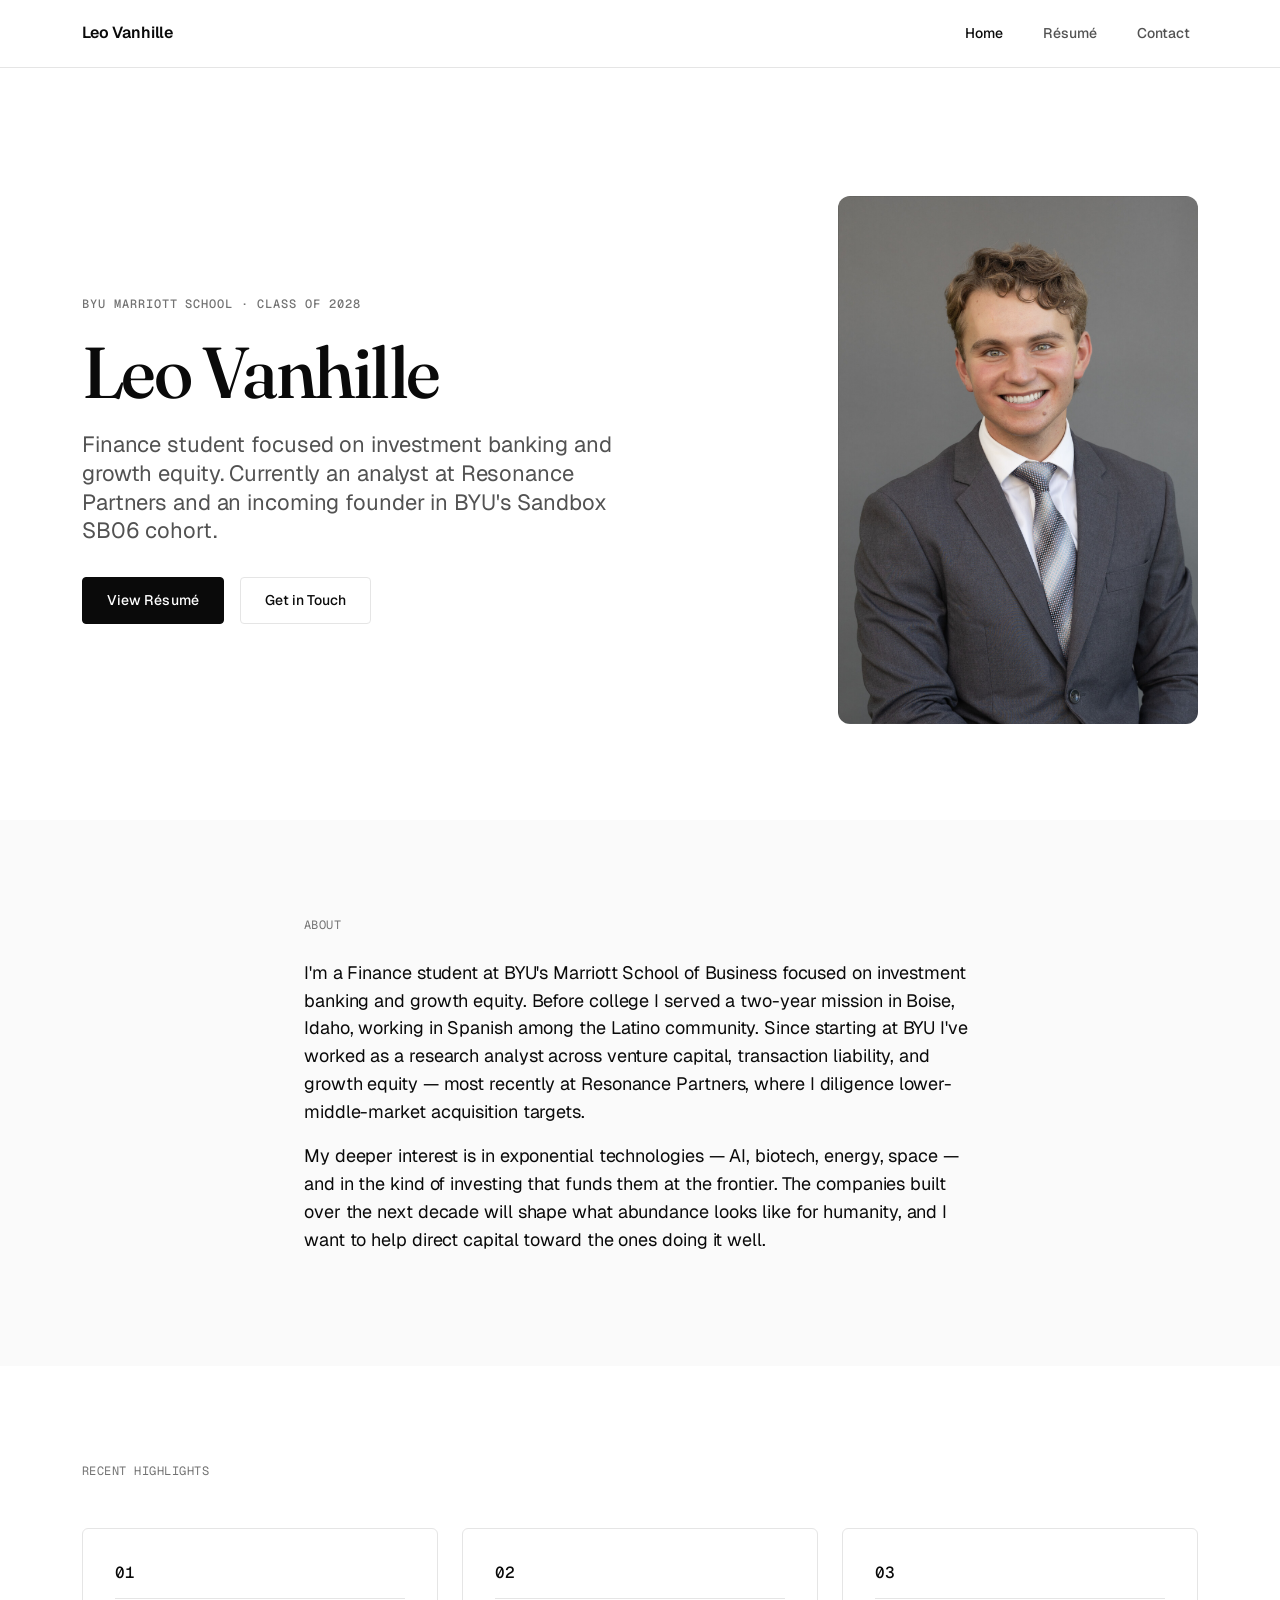
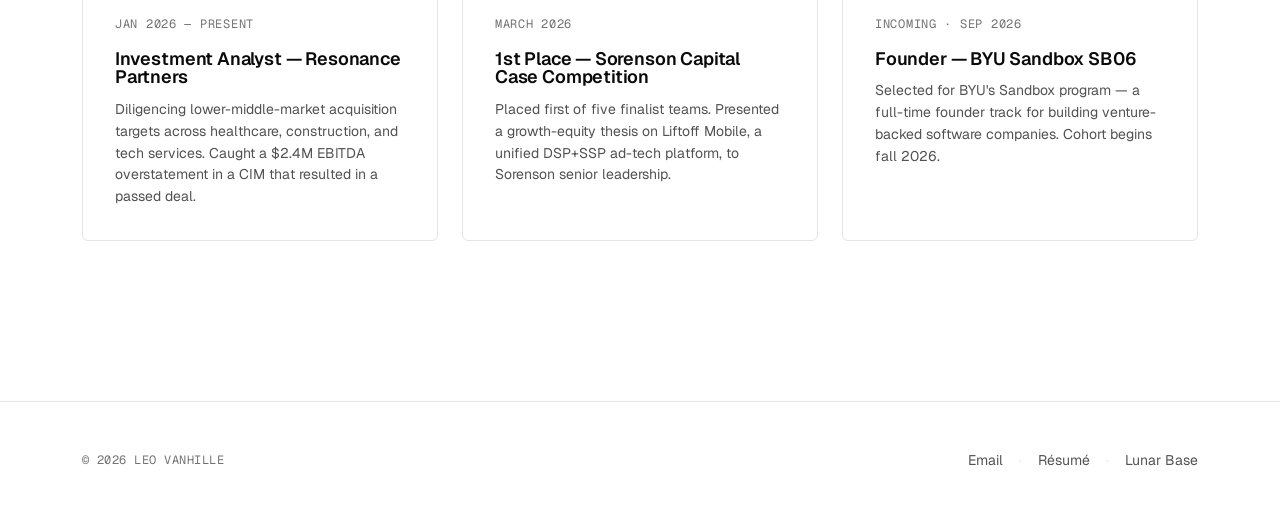
<file: index.html>
<!DOCTYPE html>
<html lang="en">
<head>
  <meta charset="UTF-8">
  <meta name="viewport" content="width=device-width, initial-scale=1.0">
  <title>Leo Vanhille</title>
  <meta name="description" content="Leo Vanhille — Finance student at BYU's Marriott School of Business. Investment banking and growth equity track.">

  <!-- Google Fonts: Geist + Geist Mono + Fraunces (display serif) -->
  <link rel="preconnect" href="https://fonts.googleapis.com">
  <link rel="preconnect" href="https://fonts.gstatic.com" crossorigin>
  <link rel="stylesheet" href="https://fonts.googleapis.com/css2?family=Fraunces:wght@500;600&family=Geist+Mono:wght@400;500&family=Geist:wght@300;400;500;600;700&display=swap">

  <!-- Bootstrap 5 -->
  <link href="https://cdn.jsdelivr.net/npm/bootstrap@5.3.2/dist/css/bootstrap.min.css" rel="stylesheet">

  <!-- Custom overrides -->
  <link rel="stylesheet" href="css/bootstrap-custom.css">
</head>
<body>

  <!-- Nav -->
  <nav class="navbar navbar-expand-md navbar-custom sticky-top">
    <div class="container">
      <a class="navbar-brand" href="index.html">Leo Vanhille</a>
      <button class="navbar-toggler" type="button" data-bs-toggle="collapse"
              data-bs-target="#navMenu" aria-controls="navMenu"
              aria-expanded="false" aria-label="Toggle navigation">
        <span class="navbar-toggler-icon"></span>
      </button>
      <div class="collapse navbar-collapse justify-content-end" id="navMenu">
        <ul class="navbar-nav">
          <li class="nav-item"><a class="nav-link active" href="index.html">Home</a></li>
          <li class="nav-item"><a class="nav-link" href="resume.html">Résumé</a></li>
          <li class="nav-item"><a class="nav-link" href="mailto:ja.le.vanhille@gmail.com">Contact</a></li>
        </ul>
      </div>
    </div>
  </nav>

  <!-- Hero -->
  <header class="hero">
    <div class="container">
      <div class="row align-items-center g-5">
        <div class="col-md-7">
          <p class="hero-eyebrow fade-up-1">BYU Marriott School · Class of 2028</p>
          <h1 class="hero-title fade-up-2">Leo Vanhille</h1>
          <p class="hero-subtitle fade-up-3">
            Finance student focused on investment banking and growth equity. Currently
            an analyst at Resonance Partners and an incoming founder in BYU's Sandbox
            SB06 cohort.
          </p>
          <div class="d-flex gap-3 flex-wrap fade-up-4">
            <a href="resume.html" class="btn-minimal">View Résumé</a>
            <a href="mailto:ja.le.vanhille@gmail.com" class="btn-minimal-outline">Get in Touch</a>
          </div>
        </div>
        <div class="col-md-5 text-md-end">
          <img src="img/leo-headshot.png"
               alt="Leo Vanhille"
               class="hero-portrait fade-up">
        </div>
      </div>
    </div>
  </header>

  <!-- About -->
  <section class="section section-alt">
    <div class="container container-narrow">
      <p class="text-mono mb-4">About</p>
      <p class="about-text">
        I'm a Finance student at BYU's Marriott School of Business focused on
        investment banking and growth equity. Before college I served a two-year
        mission in Boise, Idaho, working in Spanish among the Latino community.
        Since starting at BYU I've worked as a research analyst across venture
        capital, transaction liability, and growth equity — most recently at
        Resonance Partners, where I diligence lower-middle-market acquisition
        targets.
      </p>
      <p class="about-text">
        My deeper interest is in exponential technologies — AI, biotech, energy,
        space — and in the kind of investing that funds them at the frontier. The
        companies built over the next decade will shape what abundance looks like
        for humanity, and I want to help direct capital toward the ones doing it
        well.
      </p>
    </div>
  </section>

  <!-- Highlights -->
  <section class="section">
    <div class="container">
      <p class="text-mono mb-5">Recent Highlights</p>
      <div class="row g-4">

        <div class="col-md-4">
          <div class="highlight-card">
            <div class="highlight-number">01</div>
            <div class="highlight-divider"></div>
            <p class="meta">Jan 2026 — Present</p>
            <h3>Investment Analyst — Resonance Partners</h3>
            <p>
              Diligencing lower-middle-market acquisition targets across healthcare,
              construction, and tech services. Caught a $2.4M EBITDA overstatement
              in a CIM that resulted in a passed deal.
            </p>
          </div>
        </div>

        <div class="col-md-4">
          <div class="highlight-card">
            <div class="highlight-number">02</div>
            <div class="highlight-divider"></div>
            <p class="meta">March 2026</p>
            <h3>1st Place — Sorenson Capital Case Competition</h3>
            <p>
              Placed first of five finalist teams. Presented a growth-equity thesis
              on Liftoff Mobile, a unified DSP+SSP ad-tech platform, to Sorenson
              senior leadership.
            </p>
          </div>
        </div>

        <div class="col-md-4">
          <div class="highlight-card">
            <div class="highlight-number">03</div>
            <div class="highlight-divider"></div>
            <p class="meta">Incoming · Sep 2026</p>
            <h3>Founder — BYU Sandbox SB06</h3>
            <p>
              Selected for BYU's Sandbox program — a full-time founder track for
              building venture-backed software companies. Cohort begins fall 2026.
            </p>
          </div>
        </div>

      </div>
    </div>
  </section>

  <!-- Footer -->
  <footer class="footer-custom">
    <div class="container">
      <div class="d-flex justify-content-between flex-wrap gap-3 align-items-center">
        <div class="text-mono">© 2026 Leo Vanhille</div>
        <div>
          <a href="mailto:ja.le.vanhille@gmail.com">Email</a>
          <span class="footer-divider">·</span>
          <a href="resume.html">Résumé</a>
          <span class="footer-divider">·</span>
          <a href="webapp.html">Lunar Base</a>
        </div>
      </div>
    </div>
  </footer>

  <!-- Bootstrap JS -->
  <script src="https://cdn.jsdelivr.net/npm/bootstrap@5.3.2/dist/js/bootstrap.bundle.min.js"></script>
</body>
</html>
</file>
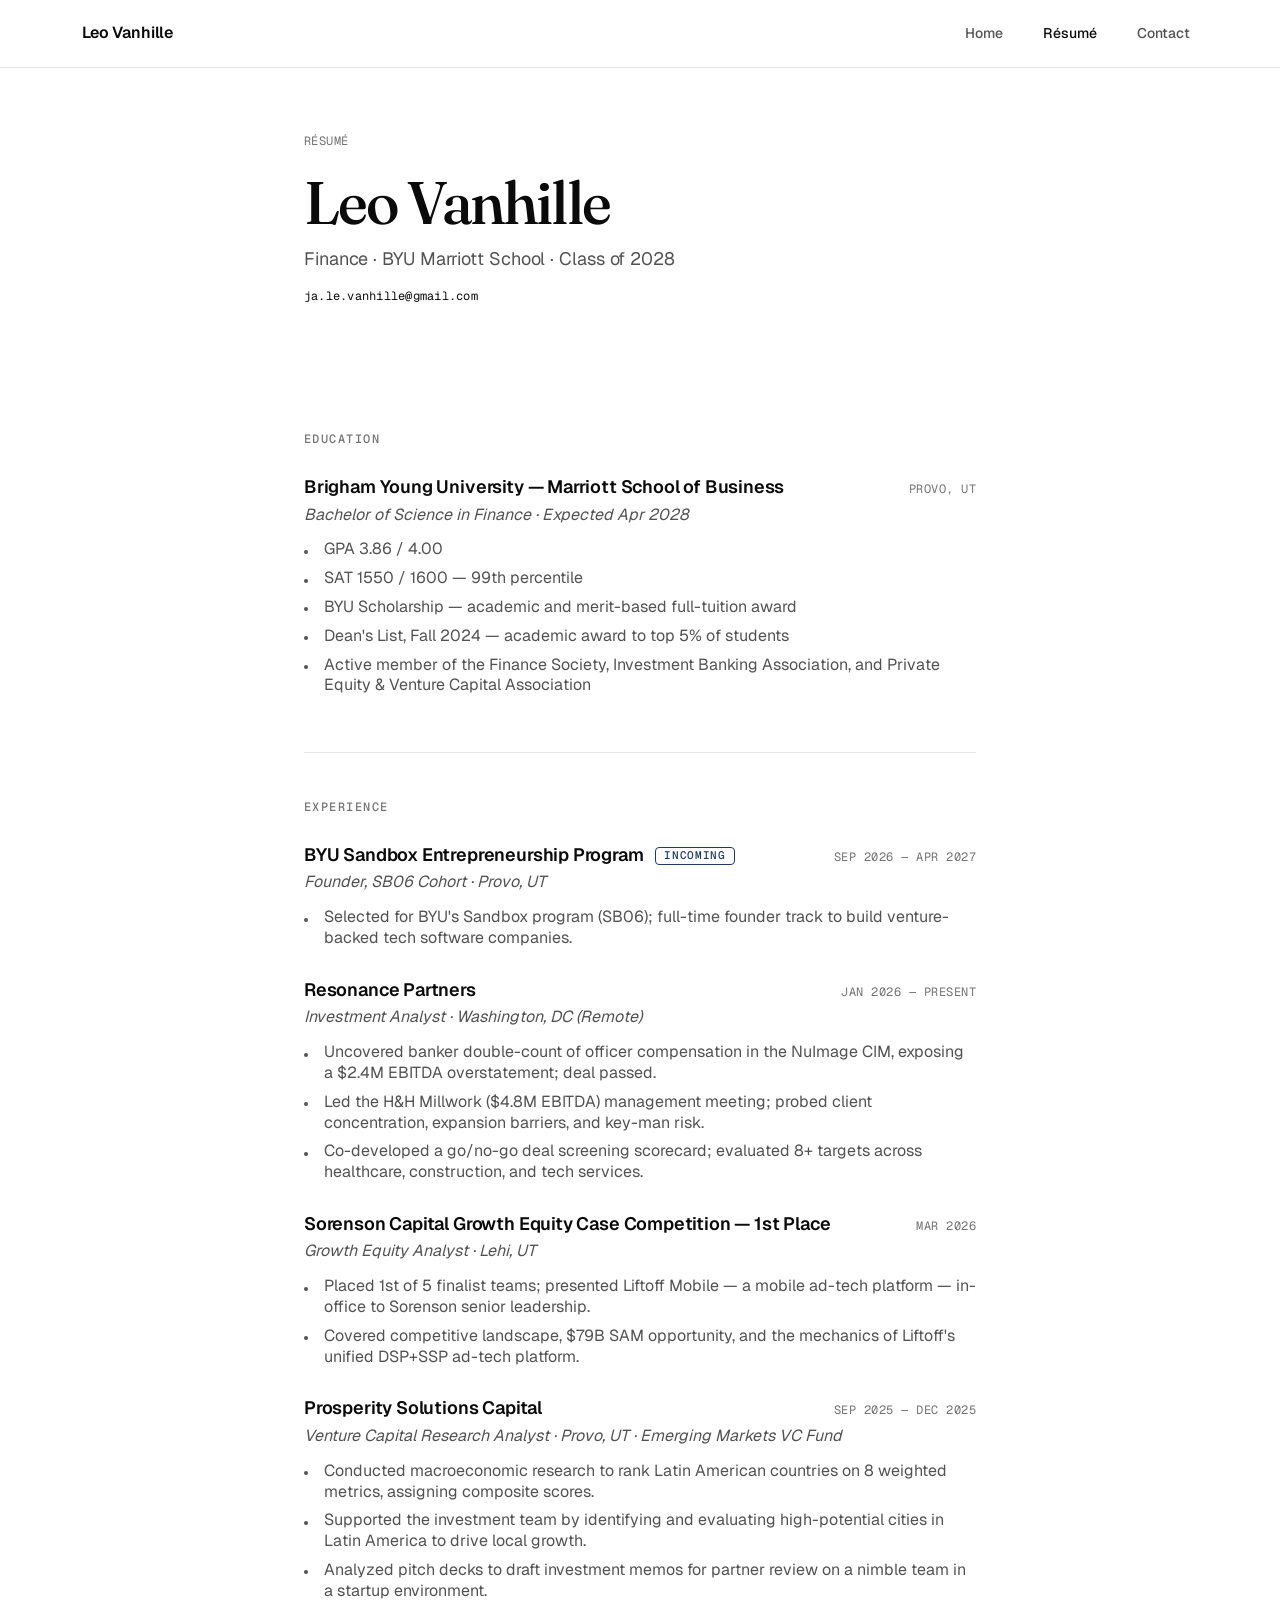
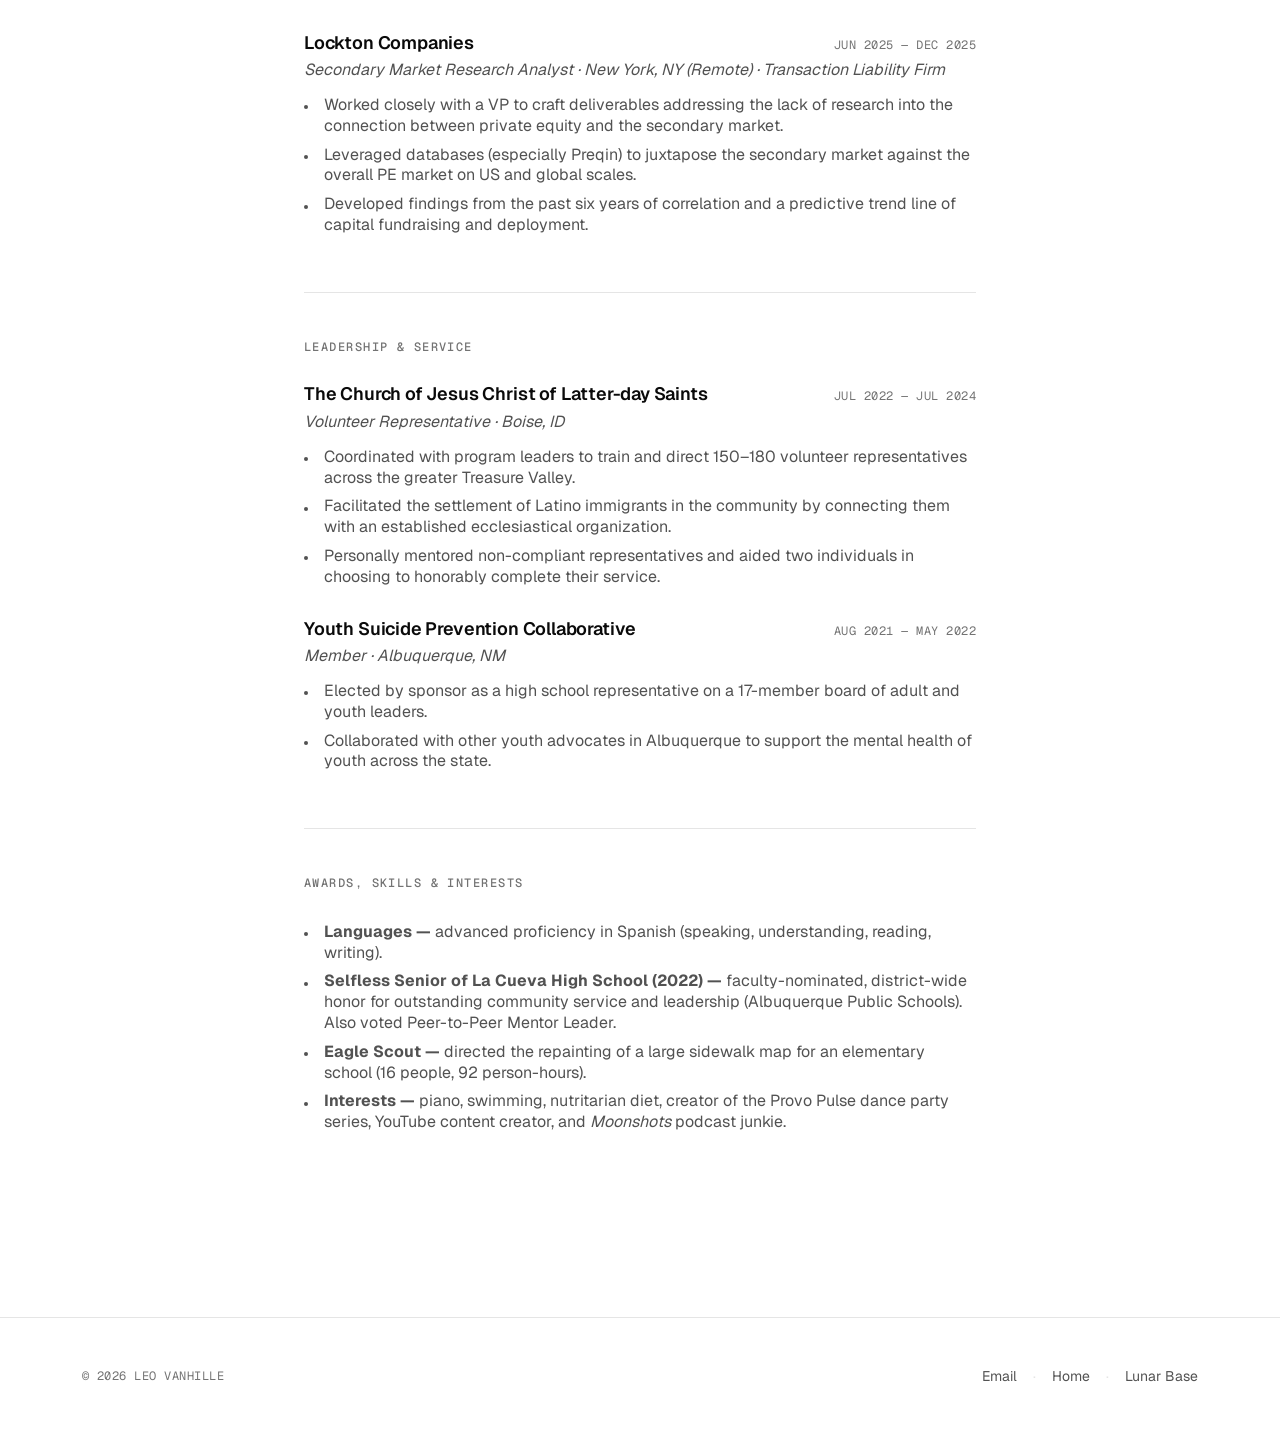
<file: resume.html>
<!DOCTYPE html>
<html lang="en">
<head>
  <meta charset="UTF-8">
  <meta name="viewport" content="width=device-width, initial-scale=1.0">
  <title>Résumé — Leo Vanhille</title>
  <meta name="description" content="Leo Vanhille — Résumé. Finance student at BYU's Marriott School of Business. Investment banking, growth equity, and venture capital experience.">

  <!-- Google Fonts: Geist + Geist Mono + Fraunces -->
  <link rel="preconnect" href="https://fonts.googleapis.com">
  <link rel="preconnect" href="https://fonts.gstatic.com" crossorigin>
  <link rel="stylesheet" href="https://fonts.googleapis.com/css2?family=Fraunces:wght@500;600&family=Geist+Mono:wght@400;500&family=Geist:wght@300;400;500;600;700&display=swap">

  <!-- Bootstrap 5 -->
  <link href="https://cdn.jsdelivr.net/npm/bootstrap@5.3.2/dist/css/bootstrap.min.css" rel="stylesheet">

  <!-- Custom overrides -->
  <link rel="stylesheet" href="css/bootstrap-custom.css">
</head>
<body>

  <!-- Nav -->
  <nav class="navbar navbar-expand-md navbar-custom sticky-top">
    <div class="container">
      <a class="navbar-brand" href="index.html">Leo Vanhille</a>
      <button class="navbar-toggler" type="button" data-bs-toggle="collapse"
              data-bs-target="#navMenu" aria-controls="navMenu"
              aria-expanded="false" aria-label="Toggle navigation">
        <span class="navbar-toggler-icon"></span>
      </button>
      <div class="collapse navbar-collapse justify-content-end" id="navMenu">
        <ul class="navbar-nav">
          <li class="nav-item"><a class="nav-link" href="index.html">Home</a></li>
          <li class="nav-item"><a class="nav-link active" href="resume.html">Résumé</a></li>
          <li class="nav-item"><a class="nav-link" href="mailto:ja.le.vanhille@gmail.com">Contact</a></li>
        </ul>
      </div>
    </div>
  </nav>

  <!-- Header -->
  <header class="section-tight">
    <div class="container container-narrow">
      <p class="text-mono mb-4 fade-up-1">Résumé</p>
      <h1 class="hero-title fade-up-2" style="font-size: clamp(2.5rem, 5vw, 3.75rem); margin-bottom: var(--space-4);">
        Leo Vanhille
      </h1>
      <p class="hero-subtitle fade-up-3" style="font-size: var(--text-lg); margin-bottom: var(--space-4);">
        Finance · BYU Marriott School · Class of 2028
      </p>
      <p class="text-mono fade-up-4" style="text-transform: none; letter-spacing: 0.02em;">
        <a href="mailto:ja.le.vanhille@gmail.com">ja.le.vanhille@gmail.com</a>
      </p>
    </div>
  </header>

  <!-- Resume body -->
  <main class="container container-narrow" style="padding-bottom: var(--space-16);">

    <!-- ========== EDUCATION ========== -->
    <section class="resume-section">
      <h2 class="resume-section-header">Education</h2>

      <div class="resume-entry">
        <div class="resume-entry-header">
          <h3 class="resume-entry-title">Brigham Young University — Marriott School of Business</h3>
          <span class="resume-entry-date">Provo, UT</span>
        </div>
        <p class="resume-entry-subtitle">Bachelor of Science in Finance · Expected Apr 2028</p>
        <ul class="resume-entry-bullets">
          <li>GPA 3.86 / 4.00</li>
          <li>SAT 1550 / 1600 — 99th percentile</li>
          <li>BYU Scholarship — academic and merit-based full-tuition award</li>
          <li>Dean's List, Fall 2024 — academic award to top 5% of students</li>
          <li>Active member of the Finance Society, Investment Banking Association, and Private Equity &amp; Venture Capital Association</li>
        </ul>
      </div>
    </section>

    <!-- ========== EXPERIENCE ========== -->
    <section class="resume-section">
      <h2 class="resume-section-header">Experience</h2>

      <!-- Sandbox (incoming) -->
      <div class="resume-entry">
        <div class="resume-entry-header">
          <h3 class="resume-entry-title">
            BYU Sandbox Entrepreneurship Program
            <span class="incoming-badge">Incoming</span>
          </h3>
          <span class="resume-entry-date">Sep 2026 — Apr 2027</span>
        </div>
        <p class="resume-entry-subtitle">Founder, SB06 Cohort · Provo, UT</p>
        <ul class="resume-entry-bullets">
          <li>Selected for BYU's Sandbox program (SB06); full-time founder track to build venture-backed tech software companies.</li>
        </ul>
      </div>

      <!-- Resonance Partners -->
      <div class="resume-entry">
        <div class="resume-entry-header">
          <h3 class="resume-entry-title">Resonance Partners</h3>
          <span class="resume-entry-date">Jan 2026 — Present</span>
        </div>
        <p class="resume-entry-subtitle">Investment Analyst · Washington, DC (Remote)</p>
        <ul class="resume-entry-bullets">
          <li>Uncovered banker double-count of officer compensation in the NuImage CIM, exposing a $2.4M EBITDA overstatement; deal passed.</li>
          <li>Led the H&amp;H Millwork ($4.8M EBITDA) management meeting; probed client concentration, expansion barriers, and key-man risk.</li>
          <li>Co-developed a go/no-go deal screening scorecard; evaluated 8+ targets across healthcare, construction, and tech services.</li>
        </ul>
      </div>

      <!-- Sorenson Capital Case Competition -->
      <div class="resume-entry">
        <div class="resume-entry-header">
          <h3 class="resume-entry-title">Sorenson Capital Growth Equity Case Competition — 1st Place</h3>
          <span class="resume-entry-date">Mar 2026</span>
        </div>
        <p class="resume-entry-subtitle">Growth Equity Analyst · Lehi, UT</p>
        <ul class="resume-entry-bullets">
          <li>Placed 1st of 5 finalist teams; presented Liftoff Mobile — a mobile ad-tech platform — in-office to Sorenson senior leadership.</li>
          <li>Covered competitive landscape, $79B SAM opportunity, and the mechanics of Liftoff's unified DSP+SSP ad-tech platform.</li>
        </ul>
      </div>

      <!-- Prosperity Solutions Capital -->
      <div class="resume-entry">
        <div class="resume-entry-header">
          <h3 class="resume-entry-title">Prosperity Solutions Capital</h3>
          <span class="resume-entry-date">Sep 2025 — Dec 2025</span>
        </div>
        <p class="resume-entry-subtitle">Venture Capital Research Analyst · Provo, UT · <em>Emerging Markets VC Fund</em></p>
        <ul class="resume-entry-bullets">
          <li>Conducted macroeconomic research to rank Latin American countries on 8 weighted metrics, assigning composite scores.</li>
          <li>Supported the investment team by identifying and evaluating high-potential cities in Latin America to drive local growth.</li>
          <li>Analyzed pitch decks to draft investment memos for partner review on a nimble team in a startup environment.</li>
        </ul>
      </div>

      <!-- Lockton Companies -->
      <div class="resume-entry">
        <div class="resume-entry-header">
          <h3 class="resume-entry-title">Lockton Companies</h3>
          <span class="resume-entry-date">Jun 2025 — Dec 2025</span>
        </div>
        <p class="resume-entry-subtitle">Secondary Market Research Analyst · New York, NY (Remote) · <em>Transaction Liability Firm</em></p>
        <ul class="resume-entry-bullets">
          <li>Worked closely with a VP to craft deliverables addressing the lack of research into the connection between private equity and the secondary market.</li>
          <li>Leveraged databases (especially Preqin) to juxtapose the secondary market against the overall PE market on US and global scales.</li>
          <li>Developed findings from the past six years of correlation and a predictive trend line of capital fundraising and deployment.</li>
        </ul>
      </div>
    </section>

    <!-- ========== LEADERSHIP & SERVICE ========== -->
    <section class="resume-section">
      <h2 class="resume-section-header">Leadership &amp; Service</h2>

      <!-- LDS Mission -->
      <div class="resume-entry">
        <div class="resume-entry-header">
          <h3 class="resume-entry-title">The Church of Jesus Christ of Latter-day Saints</h3>
          <span class="resume-entry-date">Jul 2022 — Jul 2024</span>
        </div>
        <p class="resume-entry-subtitle">Volunteer Representative · Boise, ID</p>
        <ul class="resume-entry-bullets">
          <li>Coordinated with program leaders to train and direct 150–180 volunteer representatives across the greater Treasure Valley.</li>
          <li>Facilitated the settlement of Latino immigrants in the community by connecting them with an established ecclesiastical organization.</li>
          <li>Personally mentored non-compliant representatives and aided two individuals in choosing to honorably complete their service.</li>
        </ul>
      </div>

      <!-- Youth Suicide Prevention -->
      <div class="resume-entry">
        <div class="resume-entry-header">
          <h3 class="resume-entry-title">Youth Suicide Prevention Collaborative</h3>
          <span class="resume-entry-date">Aug 2021 — May 2022</span>
        </div>
        <p class="resume-entry-subtitle">Member · Albuquerque, NM</p>
        <ul class="resume-entry-bullets">
          <li>Elected by sponsor as a high school representative on a 17-member board of adult and youth leaders.</li>
          <li>Collaborated with other youth advocates in Albuquerque to support the mental health of youth across the state.</li>
        </ul>
      </div>
    </section>

    <!-- ========== AWARDS, SKILLS & INTERESTS ========== -->
    <section class="resume-section">
      <h2 class="resume-section-header">Awards, Skills &amp; Interests</h2>

      <ul class="resume-entry-bullets">
        <li><strong>Languages —</strong> advanced proficiency in Spanish (speaking, understanding, reading, writing).</li>
        <li><strong>Selfless Senior of La Cueva High School (2022) —</strong> faculty-nominated, district-wide honor for outstanding community service and leadership (Albuquerque Public Schools). Also voted Peer-to-Peer Mentor Leader.</li>
        <li><strong>Eagle Scout —</strong> directed the repainting of a large sidewalk map for an elementary school (16 people, 92 person-hours).</li>
        <li><strong>Interests —</strong> piano, swimming, nutritarian diet, creator of the Provo Pulse dance party series, YouTube content creator, and <em>Moonshots</em> podcast junkie.</li>
      </ul>
    </section>

  </main>

  <!-- Footer -->
  <footer class="footer-custom">
    <div class="container">
      <div class="d-flex justify-content-between flex-wrap gap-3 align-items-center">
        <div class="text-mono">© 2026 Leo Vanhille</div>
        <div>
          <a href="mailto:ja.le.vanhille@gmail.com">Email</a>
          <span class="footer-divider">·</span>
          <a href="index.html">Home</a>
          <span class="footer-divider">·</span>
          <a href="webapp.html">Lunar Base</a>
        </div>
      </div>
    </div>
  </footer>

  <!-- Bootstrap JS -->
  <script src="https://cdn.jsdelivr.net/npm/bootstrap@5.3.2/dist/js/bootstrap.bundle.min.js"></script>
</body>
</html>
</file>
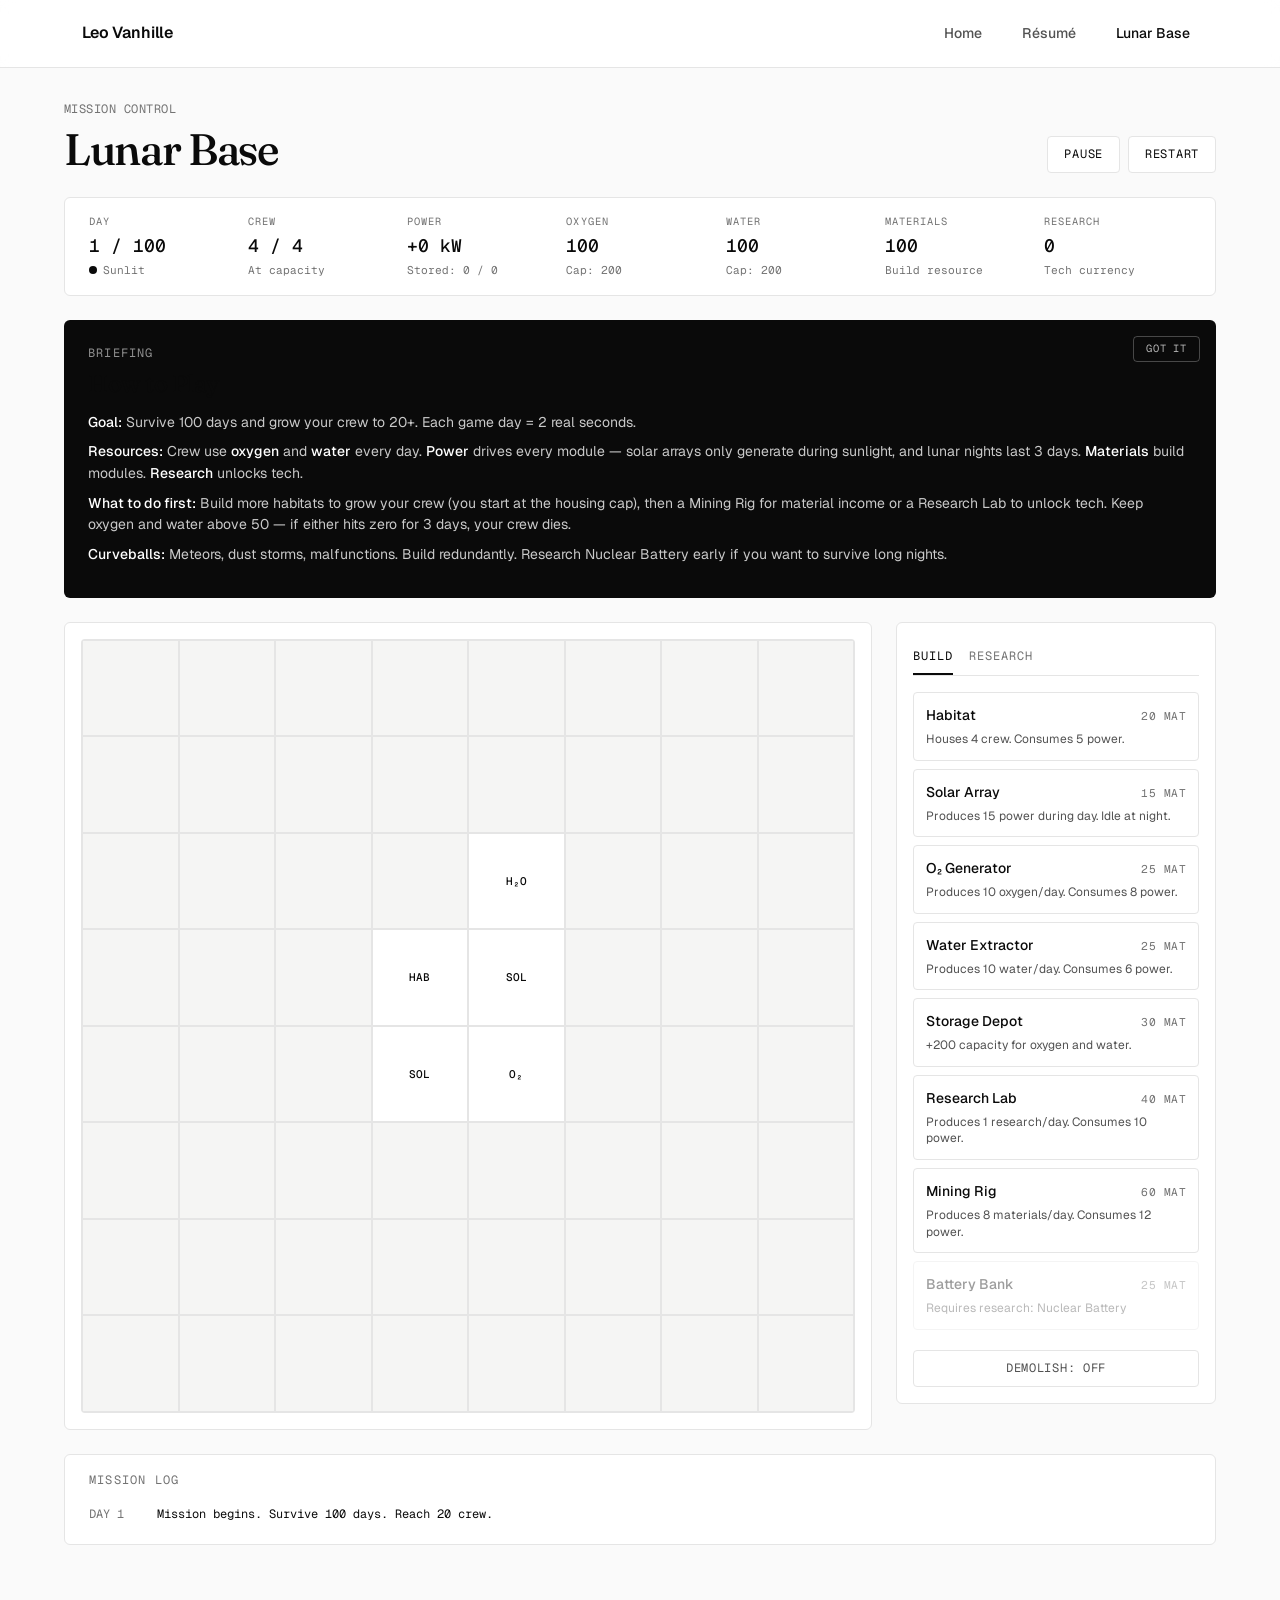
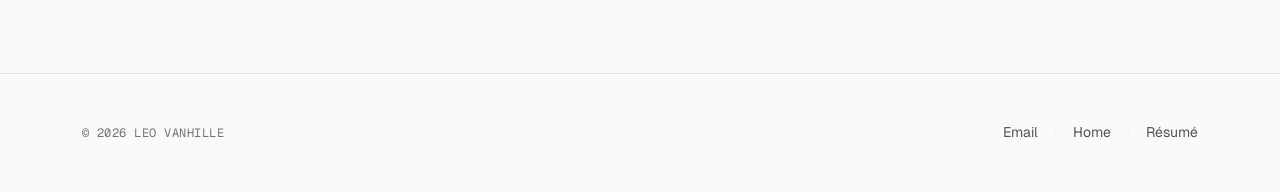
<file: webapp.html>
<!DOCTYPE html>
<html lang="en">
<head>
  <meta charset="UTF-8">
  <meta name="viewport" content="width=device-width, initial-scale=1.0">
  <title>Lunar Base — Leo Vanhille</title>
  <meta name="description" content="A lunar colony survival simulation. Build, research, and survive on the Moon for 100 days.">

  <!-- Google Fonts: Geist + Geist Mono + Fraunces -->
  <link rel="preconnect" href="https://fonts.googleapis.com">
  <link rel="preconnect" href="https://fonts.gstatic.com" crossorigin>
  <link rel="stylesheet" href="https://fonts.googleapis.com/css2?family=Fraunces:wght@500;600&family=Geist+Mono:wght@400;500&family=Geist:wght@300;400;500;600;700&display=swap">

  <!-- Bootstrap 5 -->
  <link href="https://cdn.jsdelivr.net/npm/bootstrap@5.3.2/dist/css/bootstrap.min.css" rel="stylesheet">

  <!-- Site design system -->
  <link rel="stylesheet" href="css/bootstrap-custom.css">

  <style>
    /* =============================================================
       Lunar Base — webapp-specific styles
       Layered on top of bootstrap-custom.css
       ============================================================= */

    body { background: var(--color-bg-alt); }

    .game-shell {
      max-width: 1200px;
      margin: 0 auto;
      padding: var(--space-8) var(--space-6) var(--space-16);
    }

    /* ---- Header ---- */
    .game-header {
      display: flex;
      justify-content: space-between;
      align-items: flex-end;
      flex-wrap: wrap;
      gap: var(--space-4);
      margin-bottom: var(--space-6);
    }

    .game-title {
      font-family: var(--font-display);
      font-size: clamp(2rem, 4vw, 2.75rem);
      font-weight: 500;
      letter-spacing: -0.03em;
      margin: var(--space-2) 0 0;
    }

    .game-controls { display: flex; gap: var(--space-2); }

    .game-control-btn {
      background: var(--color-bg);
      border: 1px solid var(--color-border);
      border-radius: var(--radius-sm);
      padding: var(--space-2) var(--space-4);
      font-family: var(--font-mono);
      font-size: var(--text-xs);
      letter-spacing: 0.06em;
      text-transform: uppercase;
      color: var(--color-text);
      cursor: pointer;
      transition: border-color 0.1s, background 0.1s, color 0.1s;
    }
    .game-control-btn:hover { border-color: var(--color-text); }
    .game-control-btn.active { background: var(--color-text); color: var(--color-bg); border-color: var(--color-text); }

    /* ---- HUD ---- */
    .hud {
      display: grid;
      grid-template-columns: repeat(auto-fit, minmax(140px, 1fr));
      gap: var(--space-3);
      padding: var(--space-4) var(--space-6);
      background: var(--color-bg);
      border: var(--border-thin);
      border-radius: var(--radius);
      margin-bottom: var(--space-6);
    }

    .hud-stat { display: flex; flex-direction: column; gap: 2px; }

    .hud-stat-label {
      font-family: var(--font-mono);
      font-size: 0.65rem;
      letter-spacing: 0.1em;
      text-transform: uppercase;
      color: var(--color-text-subtle);
    }

    .hud-stat-value {
      font-family: var(--font-mono);
      font-size: var(--text-lg);
      font-weight: 500;
      color: var(--color-text);
      font-variant-numeric: tabular-nums;
    }

    .hud-stat-delta {
      font-family: var(--font-mono);
      font-size: 0.7rem;
      color: var(--color-text-subtle);
    }

    .hud-stat-warning { color: #b91c1c !important; }

    .time-indicator { display: flex; align-items: center; gap: 6px; }
    .time-dot { width: 8px; height: 8px; border-radius: 50%; background: var(--color-text); }
    .time-dot.night { background: #94a3b8; }

    /* ---- Game layout ---- */
    .game-layout {
      display: grid;
      grid-template-columns: 1fr 320px;
      gap: var(--space-6);
    }

    @media (max-width: 900px) {
      .game-layout { grid-template-columns: 1fr; }
    }

    .grid-panel {
      background: var(--color-bg);
      border: var(--border-thin);
      border-radius: var(--radius);
      padding: var(--space-4);
      aspect-ratio: 1;
      display: flex;
      align-items: center;
      justify-content: center;
    }

    .lunar-grid {
      width: 100%;
      height: 100%;
      display: grid;
      grid-template-columns: repeat(8, 1fr);
      grid-template-rows: repeat(8, 1fr);
      gap: 2px;
      background: var(--color-border);
      padding: 2px;
      border-radius: var(--radius-sm);
    }

    .grid-cell {
      background: #f5f5f4;
      cursor: default;
      transition: background 0.1s;
      display: flex;
      align-items: center;
      justify-content: center;
      position: relative;
      font-family: var(--font-mono);
      font-size: 11px;
      font-weight: 500;
      color: var(--color-text);
      user-select: none;
    }

    .grid-cell.placeable { cursor: pointer; }
    .grid-cell.placeable:hover { background: #e7e5e4; outline: 1px dashed var(--color-text); outline-offset: -2px; }

    .grid-cell.demolish-mode.occupied { cursor: pointer; }
    .grid-cell.demolish-mode.occupied:hover { background: #fee2e2; }

    .grid-cell.occupied { background: var(--color-bg); }
    .grid-cell.occupied.disabled { opacity: 0.35; background: #fef3c7; }

    /* ---- Side panel ---- */
    .side-panel { display: flex; flex-direction: column; gap: var(--space-4); }

    .panel-card {
      background: var(--color-bg);
      border: var(--border-thin);
      border-radius: var(--radius);
      padding: var(--space-4);
    }

    .panel-tabs {
      display: flex;
      border-bottom: var(--border-thin);
      margin-bottom: var(--space-4);
      gap: var(--space-4);
    }

    .panel-tab {
      font-family: var(--font-mono);
      font-size: var(--text-xs);
      letter-spacing: 0.08em;
      text-transform: uppercase;
      padding: var(--space-2) 0;
      border: none;
      border-bottom: 2px solid transparent;
      background: none;
      cursor: pointer;
      color: var(--color-text-subtle);
      transition: color 0.1s, border-color 0.1s;
    }
    .panel-tab.active { color: var(--color-text); border-bottom-color: var(--color-text); }

    .build-item, .tech-item {
      padding: var(--space-3);
      border: 1px solid var(--color-border);
      border-radius: var(--radius-sm);
      margin-bottom: var(--space-2);
      cursor: pointer;
      transition: border-color 0.1s, background 0.1s, color 0.1s;
      background: var(--color-bg);
    }

    .build-item:hover, .tech-item:hover { border-color: var(--color-text); }
    .build-item.selected, .tech-item.unlocked {
      border-color: var(--color-text);
      background: var(--color-text);
      color: var(--color-bg);
    }
    .build-item.selected .build-item-desc, .tech-item.unlocked .build-item-desc {
      color: rgba(255, 255, 255, 0.75);
    }
    .build-item.selected .build-item-cost, .tech-item.unlocked .build-item-cost {
      color: rgba(255, 255, 255, 0.6);
    }

    .build-item.locked, .build-item.unaffordable, .tech-item.unaffordable {
      opacity: 0.4;
      cursor: not-allowed;
    }
    .build-item.locked:hover, .build-item.unaffordable:hover, .tech-item.unaffordable:hover {
      border-color: var(--color-border);
    }

    .build-item-header {
      display: flex;
      justify-content: space-between;
      align-items: baseline;
      margin-bottom: 4px;
      gap: var(--space-2);
    }

    .build-item-name { font-weight: 500; font-size: var(--text-sm); }

    .build-item-cost {
      font-family: var(--font-mono);
      font-size: 0.7rem;
      letter-spacing: 0.04em;
      color: var(--color-text-subtle);
      white-space: nowrap;
    }

    .build-item-desc {
      font-size: 0.75rem;
      color: var(--color-text-muted);
      line-height: 1.4;
    }

    .demolish-toggle {
      width: 100%;
      padding: var(--space-2) var(--space-3);
      border: 1px solid var(--color-border);
      border-radius: var(--radius-sm);
      background: var(--color-bg);
      color: var(--color-text-muted);
      font-family: var(--font-mono);
      font-size: var(--text-xs);
      letter-spacing: 0.06em;
      text-transform: uppercase;
      cursor: pointer;
      margin-top: var(--space-3);
      transition: all 0.1s;
    }
    .demolish-toggle:hover { border-color: var(--color-text); }
    .demolish-toggle.active { background: #b91c1c; color: white; border-color: #b91c1c; }

    /* ---- Event log ---- */
    .event-log {
      background: var(--color-bg);
      border: var(--border-thin);
      border-radius: var(--radius);
      padding: var(--space-4) var(--space-6);
      margin-top: var(--space-6);
      max-height: 220px;
      overflow-y: auto;
    }

    .event-log-title {
      font-family: var(--font-mono);
      font-size: var(--text-xs);
      letter-spacing: 0.1em;
      text-transform: uppercase;
      color: var(--color-text-subtle);
      margin-bottom: var(--space-3);
    }

    .event-log-entry {
      font-family: var(--font-mono);
      font-size: 0.75rem;
      color: var(--color-text-muted);
      padding: 4px 0;
      border-bottom: 1px solid #f5f5f5;
      display: flex;
      gap: var(--space-3);
    }
    .event-log-entry:last-child { border-bottom: none; }
    .event-log-entry .day { color: var(--color-text-subtle); min-width: 56px; }
    .event-log-entry .msg { flex: 1; }
    .event-log-entry.positive .msg { color: #15803d; }
    .event-log-entry.negative .msg { color: #b91c1c; }
    .event-log-entry.system .msg { color: var(--color-text); }

    /* ---- Overlay (game over / victory) ---- */
    .game-overlay {
      position: fixed;
      inset: 0;
      background: rgba(10, 10, 10, 0.88);
      display: none;
      align-items: center;
      justify-content: center;
      z-index: 1050;
      padding: var(--space-6);
      backdrop-filter: blur(4px);
      -webkit-backdrop-filter: blur(4px);
    }
    .game-overlay.show { display: flex; }

    .overlay-card {
      background: var(--color-bg);
      border-radius: var(--radius-lg);
      padding: var(--space-12);
      max-width: 500px;
      text-align: center;
    }

    .overlay-eyebrow {
      font-family: var(--font-mono);
      font-size: var(--text-xs);
      letter-spacing: 0.12em;
      text-transform: uppercase;
      color: var(--color-text-subtle);
      margin-bottom: var(--space-3);
    }

    .overlay-title {
      font-family: var(--font-display);
      font-size: 2.5rem;
      font-weight: 500;
      letter-spacing: -0.025em;
      margin-bottom: var(--space-4);
    }

    .overlay-body { color: var(--color-text-muted); margin-bottom: var(--space-8); }

    /* ---- Tutorial card ---- */
    .tutorial-card {
      background: var(--color-text);
      color: var(--color-bg);
      border-radius: var(--radius);
      padding: var(--space-6);
      margin-bottom: var(--space-6);
      position: relative;
    }
    .tutorial-card.hidden { display: none; }

    .tutorial-eyebrow {
      font-family: var(--font-mono);
      font-size: var(--text-xs);
      letter-spacing: 0.1em;
      text-transform: uppercase;
      color: rgba(255, 255, 255, 0.55);
      margin-bottom: var(--space-2);
    }

    .tutorial-title {
      font-family: var(--font-display);
      font-size: 1.5rem;
      font-weight: 500;
      letter-spacing: -0.02em;
      margin-bottom: var(--space-4);
    }

    .tutorial-body {
      font-size: var(--text-sm);
      line-height: 1.55;
      color: rgba(255, 255, 255, 0.78);
      margin-bottom: var(--space-2);
    }
    .tutorial-body strong { color: white; font-weight: 500; }

    .tutorial-dismiss {
      position: absolute;
      top: var(--space-4);
      right: var(--space-4);
      background: transparent;
      border: 1px solid rgba(255, 255, 255, 0.25);
      color: rgba(255, 255, 255, 0.7);
      padding: 4px 12px;
      border-radius: var(--radius-sm);
      font-family: var(--font-mono);
      font-size: 0.65rem;
      letter-spacing: 0.08em;
      text-transform: uppercase;
      cursor: pointer;
      transition: all 0.1s;
    }
    .tutorial-dismiss:hover {
      border-color: white;
      color: white;
    }
  </style>
</head>
<body>

  <!-- Nav -->
  <nav class="navbar navbar-expand-md navbar-custom sticky-top">
    <div class="container">
      <a class="navbar-brand" href="index.html">Leo Vanhille</a>
      <button class="navbar-toggler" type="button" data-bs-toggle="collapse"
              data-bs-target="#navMenu" aria-controls="navMenu"
              aria-expanded="false" aria-label="Toggle navigation">
        <span class="navbar-toggler-icon"></span>
      </button>
      <div class="collapse navbar-collapse justify-content-end" id="navMenu">
        <ul class="navbar-nav">
          <li class="nav-item"><a class="nav-link" href="index.html">Home</a></li>
          <li class="nav-item"><a class="nav-link" href="resume.html">Résumé</a></li>
          <li class="nav-item"><a class="nav-link active" href="webapp.html">Lunar Base</a></li>
        </ul>
      </div>
    </div>
  </nav>

  <main class="game-shell">

    <header class="game-header">
      <div>
        <p class="text-mono mb-0">Mission Control</p>
        <h1 class="game-title">Lunar Base</h1>
      </div>
      <div class="game-controls">
        <button class="game-control-btn" id="pauseBtn">PAUSE</button>
        <button class="game-control-btn" id="restartBtn">RESTART</button>
      </div>
    </header>

    <!-- HUD -->
    <div class="hud" id="hud"></div>

    <!-- Tutorial -->
    <div class="tutorial-card" id="tutorialCard">
      <button class="tutorial-dismiss" id="tutorialDismiss">Got it</button>
      <p class="tutorial-eyebrow">Briefing</p>
      <h2 class="tutorial-title">How to Play</h2>
      <p class="tutorial-body">
        <strong>Goal:</strong> Survive 100 days and grow your crew to 20+. Each game day = 2 real seconds.
      </p>
      <p class="tutorial-body">
        <strong>Resources:</strong> Crew use <strong>oxygen</strong> and <strong>water</strong> every day. <strong>Power</strong> drives every module — solar arrays only generate during sunlight, and lunar nights last 3 days. <strong>Materials</strong> build modules. <strong>Research</strong> unlocks tech.
      </p>
      <p class="tutorial-body">
        <strong>What to do first:</strong> Build more habitats to grow your crew (you start at the housing cap), then a Mining Rig for material income or a Research Lab to unlock tech. Keep oxygen and water above 50 — if either hits zero for 3 days, your crew dies.
      </p>
      <p class="tutorial-body">
        <strong>Curveballs:</strong> Meteors, dust storms, malfunctions. Build redundantly. Research Nuclear Battery early if you want to survive long nights.
      </p>
    </div>

    <!-- Layout -->
    <div class="game-layout">
      <div class="grid-panel">
        <div class="lunar-grid" id="grid"></div>
      </div>

      <div class="side-panel">
        <div class="panel-card">
          <div class="panel-tabs">
            <button class="panel-tab active" data-tab="build">Build</button>
            <button class="panel-tab" data-tab="tech">Research</button>
          </div>
          <div id="panelContent"></div>
          <button class="demolish-toggle" id="demolishToggle">Demolish: OFF</button>
        </div>
      </div>
    </div>

    <!-- Event log -->
    <div class="event-log">
      <div class="event-log-title">Mission Log</div>
      <div id="eventLog"></div>
    </div>

  </main>

  <!-- Game over / victory overlay -->
  <div class="game-overlay" id="overlay">
    <div class="overlay-card">
      <p class="overlay-eyebrow" id="overlayEyebrow">Mission Status</p>
      <h2 class="overlay-title" id="overlayTitle"></h2>
      <p class="overlay-body" id="overlayBody"></p>
      <button class="btn-minimal" id="overlayBtn">Begin New Mission</button>
    </div>
  </div>

  <!-- Footer -->
  <footer class="footer-custom">
    <div class="container">
      <div class="d-flex justify-content-between flex-wrap gap-3 align-items-center">
        <div class="text-mono">© 2026 Leo Vanhille</div>
        <div>
          <a href="mailto:ja.le.vanhille@gmail.com">Email</a>
          <span class="footer-divider">·</span>
          <a href="index.html">Home</a>
          <span class="footer-divider">·</span>
          <a href="resume.html">Résumé</a>
        </div>
      </div>
    </div>
  </footer>

  <!-- Bootstrap JS -->
  <script src="https://cdn.jsdelivr.net/npm/bootstrap@5.3.2/dist/js/bootstrap.bundle.min.js"></script>

  <!-- ============================================================
       LUNAR BASE — game logic
       ============================================================ -->
  <script>
    'use strict';

    // ---- Constants ----
    const GRID_SIZE = 8;
    const TICK_MS = 2000;          // 2 sec real = 1 game day
    const DAY_LENGTH = 3;          // 3 days sun, 3 days night
    const NIGHT_LENGTH = 3;
    const VICTORY_DAY = 100;
    const VICTORY_CREW = 20;
    const STARVATION_LIMIT = 3;

    // ---- Module definitions ----
    const MODULES = {
      habitat: {
        name: 'Habitat',
        icon: 'HAB',
        cost: 20,
        description: 'Houses 4 crew. Consumes 5 power.',
        power: -5,
        capacity: { crew: 4 },
      },
      solar: {
        name: 'Solar Array',
        icon: 'SOL',
        cost: 15,
        description: 'Produces 15 power during day. Idle at night.',
        power: 15,
        dayOnly: true,
      },
      o2gen: {
        name: 'O₂ Generator',
        icon: 'O₂',
        cost: 25,
        description: 'Produces 10 oxygen/day. Consumes 8 power.',
        power: -8,
        produces: { oxygen: 10 },
      },
      water: {
        name: 'Water Extractor',
        icon: 'H₂O',
        cost: 25,
        description: 'Produces 10 water/day. Consumes 6 power.',
        power: -6,
        produces: { water: 10 },
      },
      storage: {
        name: 'Storage Depot',
        icon: 'STR',
        cost: 30,
        description: '+200 capacity for oxygen and water.',
        power: 0,
        capacity: { oxygen: 200, water: 200 },
      },
      lab: {
        name: 'Research Lab',
        icon: 'LAB',
        cost: 40,
        description: 'Produces 1 research/day. Consumes 10 power.',
        power: -10,
        produces: { research: 1 },
      },
      mining: {
        name: 'Mining Rig',
        icon: 'MIN',
        cost: 60,
        description: 'Produces 8 materials/day. Consumes 12 power.',
        power: -12,
        produces: { materials: 8 },
      },
      battery: {
        name: 'Battery Bank',
        icon: 'BAT',
        cost: 25,
        description: 'Stores 50 power for night use.',
        power: 0,
        capacity: { powerStorage: 50 },
        requires: 'nuclear-battery',
      },
    };

    // ---- Tech tree ----
    const TECHS = {
      'improved-solar': {
        name: 'Improved Solar Cells',
        cost: 8,
        description: 'Solar Arrays produce 50% more power.',
      },
      'cryo-storage': {
        name: 'Cryogenic Storage',
        cost: 12,
        description: 'Oxygen and water capacity doubled.',
      },
      'deep-core-drilling': {
        name: 'Deep Core Drilling',
        cost: 12,
        description: 'Mining Rigs produce 75% more materials.',
      },
      'nuclear-battery': {
        name: 'Nuclear Battery',
        cost: 25,
        description: 'Unlocks Battery Bank (stores power for night).',
      },
      'ai-automation': {
        name: 'AI Automation',
        cost: 35,
        description: 'All modules consume 30% less power.',
      },
    };

    // ---- Random events ----
    const EVENTS = [
      { name: 'meteor', weight: 25, fn: () => {
        if (state.modules.length === 0) return;
        // Weight toward higher-cost modules so meteors hurt more late game
        const weighted = state.modules.flatMap(m => Array(MODULES[m.type].cost).fill(m));
        const hits = state.modules.length >= 6 ? 2 : 1;
        const destroyed = new Set();
        for (let i = 0; i < hits; i++) {
          const target = weighted[Math.floor(Math.random() * weighted.length)];
          if (!target || destroyed.has(target)) continue;
          destroyed.add(target);
          removeModule(target);
        }
        if (destroyed.size === 0) return;
        const names = [...destroyed].map(m => MODULES[m.type].name).join(', ');
        logEvent(`Meteor strike! Destroyed: ${names}.`, 'negative');
      }},
      { name: 'dust', weight: 25, fn: () => {
        let count = 0;
        for (const m of state.modules) {
          if (m.type === 'solar' && !m.disabled) {
            m.disabled = true;
            m.disabledUntil = state.day + 5;
            count++;
          }
        }
        if (count > 0) logEvent(`Dust storm. ${count} solar array${count > 1 ? 's' : ''} offline for 5 days.`, 'negative');
        else logEvent('Dust storm passes. No solar arrays affected.', 'system');
      }},
      { name: 'ice', weight: 20, fn: () => {
        const cap = effectiveCap('water');
        const before = state.resources.water;
        state.resources.water = Math.min(cap, state.resources.water + 200);
        const gained = Math.round(state.resources.water - before);
        logEvent(`Ice deposit found. +${gained} water.`, 'positive');
      }},
      { name: 'supply', weight: 20, fn: () => {
        state.resources.materials += 30;
        logEvent('Supply ship arrived. +30 materials.', 'positive');
      }},
      { name: 'malfunction', weight: 10, fn: () => {
        const candidates = state.modules.filter(m => !m.disabled && m.type !== 'habitat' && m.type !== 'storage');
        if (candidates.length === 0) {
          logEvent('Diagnostic check passed. All systems nominal.', 'system');
          return;
        }
        const target = candidates[Math.floor(Math.random() * candidates.length)];
        target.disabled = true;
        target.disabledUntil = state.day + 3;
        logEvent(`Malfunction. ${MODULES[target.type].name} offline for 3 days.`, 'negative');
      }},
      { name: 'salvage', weight: 20, fn: () => {
        const amt = 15 + Math.floor(Math.random() * 16); // 15–30
        state.resources.materials += amt;
        logEvent(`Salvageable debris located. +${amt} materials.`, 'positive');
      }},
    ];

    // ---- Game state ----
    let state;
    let tickHandle = null;

    function initState() {
      state = {
        day: 1,
        cycleDay: 1,
        resources: {
          power: 0,
          oxygen: 100,
          water: 100,
          materials: 100,
          research: 0,
          crew: 4,
        },
        capacities: {
          oxygen: 200,
          water: 200,
          crew: 0,
          powerStorage: 0,
        },
        powerStored: 0,
        grid: Array(GRID_SIZE * GRID_SIZE).fill(null),
        modules: [],
        techs: Object.fromEntries(Object.keys(TECHS).map(k => [k, false])),
        events: [],
        selectedBuilding: null,
        starvationDays: 0,
        status: 'playing',
        paused: false,
        demolishMode: false,
        currentTab: 'build',
      };
      placeStarter();
    }

    function placeStarter() {
      // Center-ish layout (col 3-4, row 3-4)
      placeModule('habitat', cellIdx(3, 3));
      placeModule('solar', cellIdx(4, 3));
      placeModule('solar', cellIdx(3, 4));
      placeModule('o2gen', cellIdx(4, 4));
      placeModule('water', cellIdx(2, 4));
    }

    function cellIdx(row, col) { return row * GRID_SIZE + col; }

    function placeModule(type, idx) {
      const m = { type, cellIdx: idx, disabled: false, disabledUntil: null };
      state.modules.push(m);
      state.grid[idx] = m;
      const def = MODULES[type];
      if (def.capacity) {
        for (const [k, v] of Object.entries(def.capacity)) {
          state.capacities[k] = (state.capacities[k] || 0) + v;
        }
      }
    }

    function removeModule(m) {
      state.grid[m.cellIdx] = null;
      state.modules = state.modules.filter(x => x !== m);
      const def = MODULES[m.type];
      if (def.capacity) {
        for (const [k, v] of Object.entries(def.capacity)) {
          state.capacities[k] -= v;
        }
      }
    }

    function effectiveCap(resource) {
      const cryo = state.techs['cryo-storage'] ? 2 : 1;
      if (resource === 'oxygen') return state.capacities.oxygen * cryo;
      if (resource === 'water') return state.capacities.water * cryo;
      return Infinity;
    }

    // ---- Logging ----
    function logEvent(msg, type = 'system') {
      state.events.unshift({ day: state.day, msg, type });
      if (state.events.length > 60) state.events.pop();
    }

    // ---- Game tick ----
    function tick() {
      if (state.status !== 'playing' || state.paused) return;

      state.day += 1;
      state.cycleDay += 1;
      if (state.cycleDay > DAY_LENGTH + NIGHT_LENGTH) state.cycleDay = 1;

      // Re-enable expired disabled modules
      for (const m of state.modules) {
        if (m.disabled && m.disabledUntil != null && state.day > m.disabledUntil) {
          m.disabled = false;
          m.disabledUntil = null;
        }
      }

      const isDay = state.cycleDay <= DAY_LENGTH;
      const aiBonus = state.techs['ai-automation'] ? 0.7 : 1;
      const solarBonus = state.techs['improved-solar'] ? 1.5 : 1;

      // ---- Power calculation ----
      let powerNet = 0;
      for (const m of state.modules) {
        if (m.disabled) continue;
        const def = MODULES[m.type];
        if (def.dayOnly && !isDay) continue;            // solar offline at night
        if (def.power > 0) powerNet += def.power * (def.dayOnly ? solarBonus : 1);
        else if (def.power < 0) powerNet += def.power * aiBonus;
      }

      // Battery: charge on surplus, drain on deficit
      let powerSufficient;
      if (powerNet >= 0) {
        state.powerStored = Math.min(state.capacities.powerStorage, state.powerStored + powerNet);
        powerSufficient = true;
      } else {
        // try to draw from battery
        if (state.powerStored + powerNet >= 0) {
          state.powerStored += powerNet;
          powerSufficient = true;
        } else {
          state.powerStored = 0;
          powerSufficient = false;
        }
      }
      state.resources.power = powerNet;

      // ---- Production (only if power sufficient) ----
      const production = { oxygen: 0, water: 0, materials: 0, research: 0 };
      const drillBonus = state.techs['deep-core-drilling'] ? 1.75 : 1;
      if (powerSufficient) {
        for (const m of state.modules) {
          if (m.disabled) continue;
          const def = MODULES[m.type];
          if (def.produces) {
            for (const [k, v] of Object.entries(def.produces)) {
              const bonus = (m.type === 'mining' && k === 'materials') ? drillBonus : 1;
              production[k] = (production[k] || 0) + v * bonus;
            }
          }
        }
      }

      // Passive resupply from Earth — keeps the loop alive even when stalled.
      production.materials += 1;

      // ---- Crew consumption ----
      const o2Use = state.resources.crew * 1.5;
      const waterUse = state.resources.crew * 1.5;

      const o2Cap = effectiveCap('oxygen');
      const waterCap = effectiveCap('water');

      state.resources.oxygen = Math.min(o2Cap, state.resources.oxygen + production.oxygen - o2Use);
      state.resources.water = Math.min(waterCap, state.resources.water + production.water - waterUse);
      state.resources.materials += production.materials;
      state.resources.research += production.research;

      // ---- Starvation check ----
      let starving = false;
      if (state.resources.oxygen <= 0) { state.resources.oxygen = 0; starving = true; }
      if (state.resources.water <= 0) { state.resources.water = 0; starving = true; }

      if (starving) {
        state.starvationDays += 1;
        if (state.starvationDays === 1) {
          logEvent('Critical resource shortage. Crew has 3 days.', 'negative');
        }
        if (state.starvationDays >= STARVATION_LIMIT) {
          gameOver(false);
          return;
        }
      } else {
        if (state.starvationDays > 0) {
          logEvent('Crisis averted. Crew stable.', 'positive');
        }
        state.starvationDays = 0;
      }

      // ---- Crew growth ----
      if (state.resources.crew < state.capacities.crew &&
          state.resources.oxygen > 50 &&
          state.resources.water > 50 &&
          Math.random() < 0.12) {
        state.resources.crew += 1;
        logEvent(`New crew arrived. Population: ${state.resources.crew}.`, 'positive');
      }

      // ---- Random events ----
      if (state.day > 5 && Math.random() < 0.14) {
        triggerRandomEvent();
      }

      // ---- Win condition ----
      if (state.day >= VICTORY_DAY && state.resources.crew >= VICTORY_CREW) {
        gameOver(true);
        return;
      }

      render();
    }

    function triggerRandomEvent() {
      const totalWeight = EVENTS.reduce((s, e) => s + e.weight, 0);
      let r = Math.random() * totalWeight;
      for (const e of EVENTS) {
        r -= e.weight;
        if (r <= 0) { e.fn(); return; }
      }
    }

    // ---- User actions ----
    function selectBuilding(type) {
      if (state.demolishMode) return;
      const def = MODULES[type];
      if (def.requires && !state.techs[def.requires]) return;
      if (state.resources.materials < def.cost) return;
      state.selectedBuilding = state.selectedBuilding === type ? null : type;
      render();
    }

    function clickCell(idx) {
      if (state.status !== 'playing') return;

      if (state.demolishMode) {
        const m = state.grid[idx];
        if (!m) return;
        const refund = Math.floor(MODULES[m.type].cost / 2);
        const name = MODULES[m.type].name;
        removeModule(m);
        state.resources.materials += refund;
        logEvent(`${name} demolished. Refunded ${refund} materials.`, 'system');
        render();
        return;
      }

      if (!state.selectedBuilding) return;
      if (state.grid[idx]) return;
      const def = MODULES[state.selectedBuilding];
      if (state.resources.materials < def.cost) return;
      state.resources.materials -= def.cost;
      placeModule(state.selectedBuilding, idx);
      logEvent(`${def.name} constructed.`, 'system');
      if (state.resources.materials < def.cost) state.selectedBuilding = null;
      render();
    }

    function unlockTech(key) {
      if (state.techs[key]) return;
      const t = TECHS[key];
      if (state.resources.research < t.cost) return;
      state.resources.research -= t.cost;
      state.techs[key] = true;
      logEvent(`Research complete: ${t.name}.`, 'positive');
      render();
    }

    function toggleDemolish() {
      state.demolishMode = !state.demolishMode;
      state.selectedBuilding = null;
      render();
    }

    function togglePause() {
      state.paused = !state.paused;
      render();
    }

    function restartGame() {
      initState();
      logEvent('Mission begins. Survive 100 days. Reach 20 crew.', 'system');
      document.getElementById('overlay').classList.remove('show');
      document.getElementById('tutorialCard').classList.remove('hidden');
      render();
    }

    function gameOver(won) {
      state.status = won ? 'won' : 'lost';
      const overlay = document.getElementById('overlay');
      const eyebrow = document.getElementById('overlayEyebrow');
      const title = document.getElementById('overlayTitle');
      const body = document.getElementById('overlayBody');
      if (won) {
        eyebrow.textContent = 'Mission Successful';
        title.textContent = 'Colony Established';
        body.textContent = `Day ${state.day}. ${state.resources.crew} crew alive. The base is self-sustaining.`;
      } else {
        eyebrow.textContent = 'Mission Failed';
        title.textContent = 'Colony Lost';
        body.textContent = `The base ran out of life support on Day ${state.day}.`;
      }
      overlay.classList.add('show');
    }

    // ---- Rendering ----
    function render() {
      renderHud();
      renderGrid();
      renderPanel();
      renderEventLog();
      renderControls();
    }

    function renderHud() {
      const hud = document.getElementById('hud');
      const isDay = state.cycleDay <= DAY_LENGTH;
      const r = state.resources;
      const c = state.capacities;
      const o2Cap = effectiveCap('oxygen');
      const waterCap = effectiveCap('water');

      hud.innerHTML = `
        <div class="hud-stat">
          <div class="hud-stat-label">Day</div>
          <div class="hud-stat-value">${state.day} / ${VICTORY_DAY}</div>
          <div class="time-indicator hud-stat-delta">
            <span class="time-dot ${isDay ? '' : 'night'}"></span>
            ${isDay ? 'Sunlit' : 'Lunar Night'}
          </div>
        </div>
        <div class="hud-stat">
          <div class="hud-stat-label">Crew</div>
          <div class="hud-stat-value">${r.crew} / ${c.crew}</div>
          <div class="hud-stat-delta">${c.crew > r.crew ? 'Housing avail.' : 'At capacity'}</div>
        </div>
        <div class="hud-stat">
          <div class="hud-stat-label">Power</div>
          <div class="hud-stat-value ${r.power < 0 && state.powerStored <= 0 ? 'hud-stat-warning' : ''}">${r.power >= 0 ? '+' : ''}${r.power.toFixed(0)} kW</div>
          <div class="hud-stat-delta">Stored: ${state.powerStored.toFixed(0)} / ${c.powerStorage}</div>
        </div>
        <div class="hud-stat">
          <div class="hud-stat-label">Oxygen</div>
          <div class="hud-stat-value ${r.oxygen < 30 ? 'hud-stat-warning' : ''}">${r.oxygen.toFixed(0)}</div>
          <div class="hud-stat-delta">Cap: ${o2Cap}</div>
        </div>
        <div class="hud-stat">
          <div class="hud-stat-label">Water</div>
          <div class="hud-stat-value ${r.water < 30 ? 'hud-stat-warning' : ''}">${r.water.toFixed(0)}</div>
          <div class="hud-stat-delta">Cap: ${waterCap}</div>
        </div>
        <div class="hud-stat">
          <div class="hud-stat-label">Materials</div>
          <div class="hud-stat-value">${r.materials.toFixed(0)}</div>
          <div class="hud-stat-delta">Build resource</div>
        </div>
        <div class="hud-stat">
          <div class="hud-stat-label">Research</div>
          <div class="hud-stat-value">${r.research.toFixed(0)}</div>
          <div class="hud-stat-delta">Tech currency</div>
        </div>
      `;
    }

    function renderGrid() {
      const grid = document.getElementById('grid');
      grid.innerHTML = '';
      for (let i = 0; i < GRID_SIZE * GRID_SIZE; i++) {
        const cell = document.createElement('div');
        cell.className = 'grid-cell';
        const m = state.grid[i];
        if (m) {
          cell.classList.add('occupied');
          if (m.disabled) cell.classList.add('disabled');
          cell.innerHTML = `<span>${MODULES[m.type].icon}</span>`;
          cell.title = MODULES[m.type].name + (m.disabled ? ' (offline)' : '');
        } else if (state.selectedBuilding && !state.demolishMode) {
          cell.classList.add('placeable');
        }
        if (state.demolishMode) cell.classList.add('demolish-mode');
        cell.addEventListener('click', () => clickCell(i));
        grid.appendChild(cell);
      }
    }

    function renderPanel() {
      const content = document.getElementById('panelContent');
      document.querySelectorAll('.panel-tab').forEach(t => {
        t.classList.toggle('active', t.dataset.tab === state.currentTab);
      });

      if (state.currentTab === 'build') {
        let html = '';
        for (const [key, m] of Object.entries(MODULES)) {
          const locked = m.requires && !state.techs[m.requires];
          const unaffordable = !locked && state.resources.materials < m.cost;
          const selected = state.selectedBuilding === key;
          let cls = 'build-item';
          if (selected) cls += ' selected';
          else if (locked) cls += ' locked';
          else if (unaffordable) cls += ' unaffordable';
          const desc = locked ? `Requires research: ${TECHS[m.requires].name}` : m.description;
          const onclick = (locked || unaffordable) ? '' : `selectBuilding('${key}')`;
          html += `
            <div class="${cls}" ${onclick ? `onclick="${onclick}"` : ''}>
              <div class="build-item-header">
                <span class="build-item-name">${m.name}</span>
                <span class="build-item-cost">${m.cost} MAT</span>
              </div>
              <div class="build-item-desc">${desc}</div>
            </div>
          `;
        }
        content.innerHTML = html;
      } else {
        let html = '';
        for (const [key, t] of Object.entries(TECHS)) {
          const unlocked = state.techs[key];
          const unaffordable = !unlocked && state.resources.research < t.cost;
          let cls = 'tech-item';
          if (unlocked) cls += ' unlocked';
          else if (unaffordable) cls += ' unaffordable';
          const onclick = (unlocked || unaffordable) ? '' : `unlockTech('${key}')`;
          const costLabel = unlocked ? 'UNLOCKED' : `${t.cost} RP`;
          html += `
            <div class="${cls}" ${onclick ? `onclick="${onclick}"` : ''}>
              <div class="build-item-header">
                <span class="build-item-name">${t.name}</span>
                <span class="build-item-cost">${costLabel}</span>
              </div>
              <div class="build-item-desc">${t.description}</div>
            </div>
          `;
        }
        content.innerHTML = html;
      }
    }

    function renderEventLog() {
      const log = document.getElementById('eventLog');
      log.innerHTML = state.events.map(e => `
        <div class="event-log-entry ${e.type}">
          <span class="day">DAY ${e.day}</span>
          <span class="msg">${e.msg}</span>
        </div>
      `).join('') || '<div class="event-log-entry"><span class="msg" style="color: var(--color-text-subtle)">No events yet.</span></div>';
    }

    function renderControls() {
      const pauseBtn = document.getElementById('pauseBtn');
      pauseBtn.textContent = state.paused ? 'RESUME' : 'PAUSE';
      pauseBtn.classList.toggle('active', state.paused);

      const dt = document.getElementById('demolishToggle');
      dt.textContent = `Demolish: ${state.demolishMode ? 'ON' : 'OFF'}`;
      dt.classList.toggle('active', state.demolishMode);
    }

    // ---- Wire up static listeners ----
    document.querySelectorAll('.panel-tab').forEach(tab => {
      tab.addEventListener('click', () => {
        state.currentTab = tab.dataset.tab;
        render();
      });
    });
    document.getElementById('pauseBtn').addEventListener('click', togglePause);
    document.getElementById('restartBtn').addEventListener('click', restartGame);
    document.getElementById('demolishToggle').addEventListener('click', toggleDemolish);
    document.getElementById('overlayBtn').addEventListener('click', restartGame);
    document.getElementById('tutorialDismiss').addEventListener('click', () => {
      document.getElementById('tutorialCard').classList.add('hidden');
    });

    // ---- Boot ----
    initState();
    logEvent('Mission begins. Survive 100 days. Reach 20 crew.', 'system');
    render();
    tickHandle = setInterval(tick, TICK_MS);
  </script>
</body>
</html>
</file>
